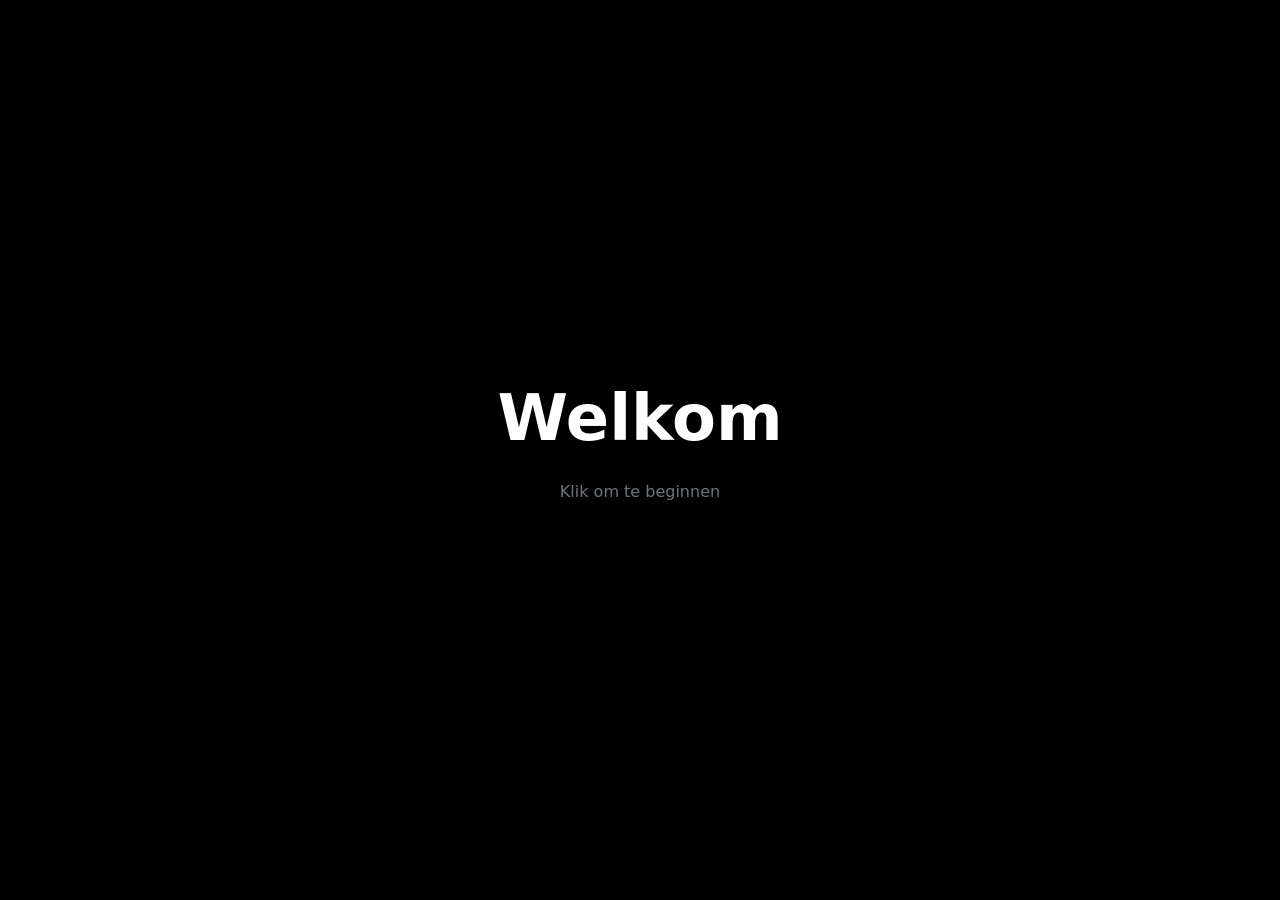
<file: index.html>
<!doctype html>
<html lang="nl">

<head>
    <meta charset="utf-8">
    <meta name="viewport" content="width=device-width, initial-scale=1">
    <title>Welkom - Intro</title>

    <link href="https://cdn.jsdelivr.net/npm/bootstrap@5.3.8/dist/css/bootstrap.min.css" rel="stylesheet">

    <style>
        body {
            background: black;
            color: white;
            height: 100vh;
            margin: 0;
            overflow: hidden;
        }
        
        #intro-box {
            height: 100vh;
        }
        
        #welcomeText {
            font-size: 4rem;
            font-weight: bold;
            cursor: pointer;
            transition: opacity 0.5s ease;
        }
    </style>
</head>

<body class="d-flex justify-content-center align-items-center">

    <div id="intro-box" class="d-flex flex-column justify-content-center align-items-center">
        <h1 id="welcomeText">Welkom</h1>
        <p class="text-secondary mt-3">Klik om te beginnen</p>
    </div>

    <script src="intro.js" defer></script>
</body>

</html>
</file>
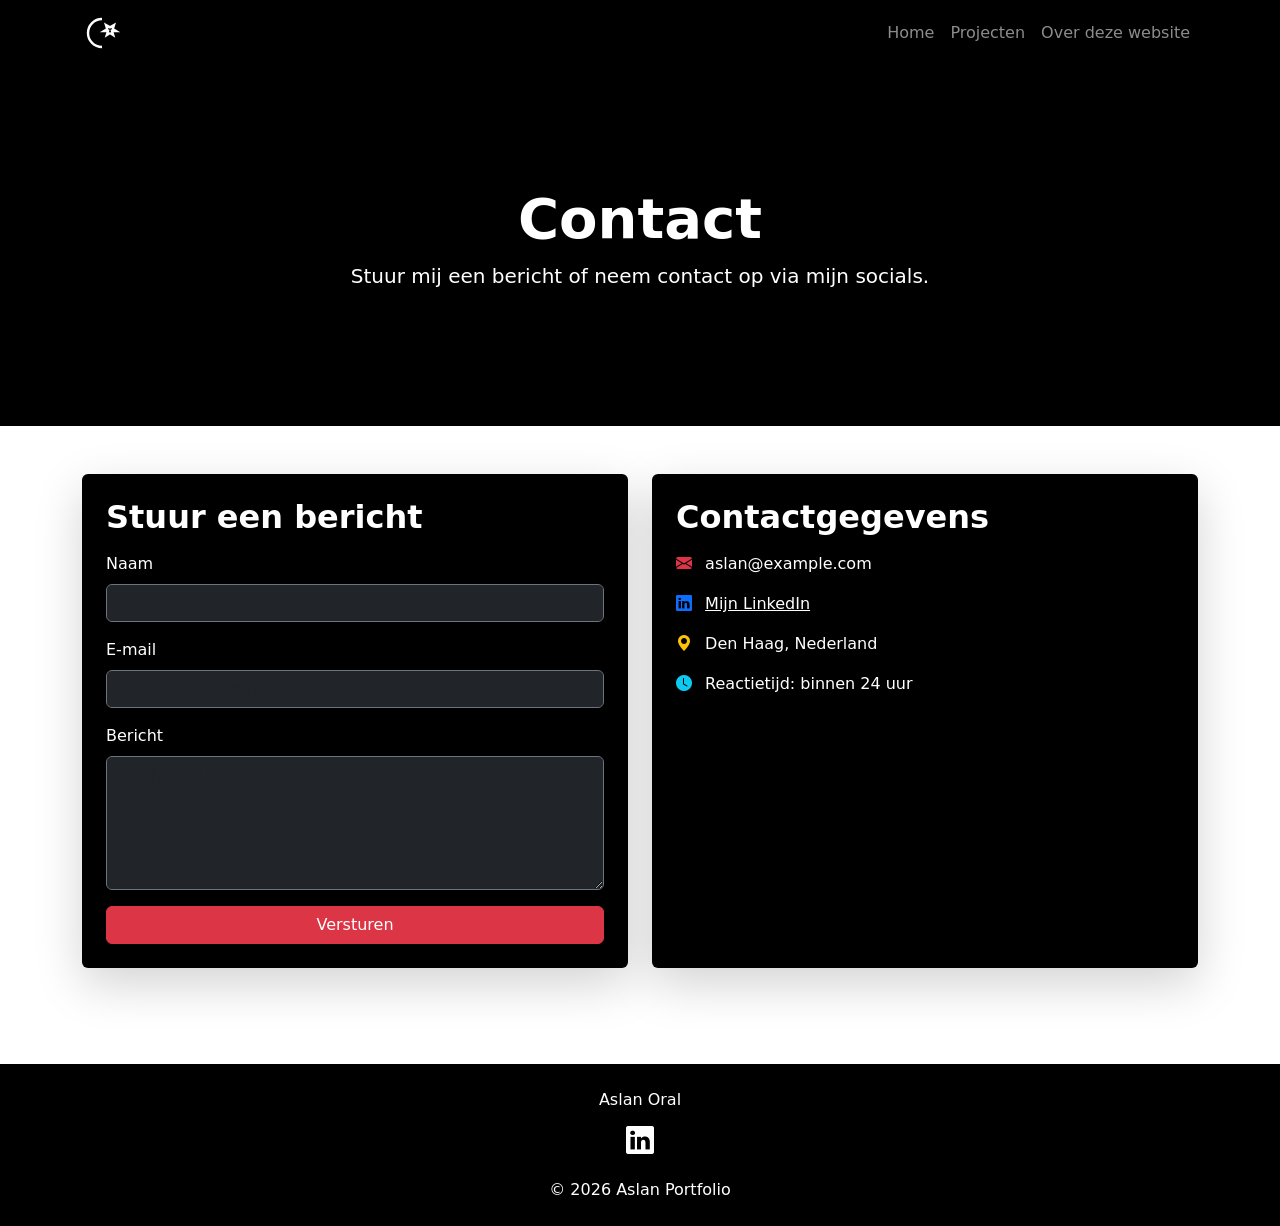
<file: contact.html>
<!doctype html>
<html lang="nl">

<head>
    <meta charset="utf-8">
    <meta name="viewport" content="width=device-width, initial-scale=1">
    <title>Contact - Aslan Oral</title>

    <link href="https://cdn.jsdelivr.net/npm/bootstrap@5.3.8/dist/css/bootstrap.min.css" rel="stylesheet">
    <link rel="stylesheet" href="https://cdn.jsdelivr.net/npm/bootstrap-icons@1.11.3/font/bootstrap-icons.css">

    <style>
        .error {
            border: 1px solid red !important;
        }
        
        .error-text {
            color: #ff4d4d;
            font-size: 0.9rem;
        }
    </style>
</head>

<body class="bg-white text-white">


    <nav class="navbar navbar-expand-lg navbar-dark bg-black">
        <div class="container">
            <a class="navbar-brand d-flex align-items-center" href="home.html">
                <svg id="turkse-icon" width="40" height="40" viewBox="0 0 100 100">
                <path id="maan" d="M50 15 A35 35 0 1 0 50 85 A25 25 0 1 1 50 15Z"
                      fill="none" stroke="white" stroke-width="6" />
                <polygon id="ster" points="70,50 78,55 75,45 85,45 77,40 80,30 70,36 60,30 63,40 55,45 65,45 62,55"
                         fill="none" stroke="white" stroke-width="6" />
            </svg>
            </a>

            <button class="navbar-toggler" type="button" data-bs-toggle="collapse" data-bs-target="#navMenu">
            <span class="navbar-toggler-icon"></span>
        </button>

            <div class="collapse navbar-collapse" id="navMenu">
                <ul class="navbar-nav ms-auto">
                    <li class="nav-item"><a class="nav-link" href="home.html">Home</a></li>
                    <li class="nav-item"><a class="nav-link" href="projecten.html">Projecten</a></li>
                    <li class="nav-item"><a class="nav-link" href="over-website.html">Over deze website</a></li>
                </ul>
            </div>
        </div>
    </nav>


    <header class="d-flex align-items-center justify-content-center text-center bg-black text-white" style="min-height: 40vh;">
        <div id="projecten-header-box" class="p-5 rounded opacity-100   ">
            <h1 class="display-4 fw-bold glow-title">Contact</h1>
            <p class="lead">Stuur mij een bericht of neem contact op via mijn socials.</p>
        </div>
    </header>


    <div class="container py-5">

        <div class="row g-4">


            <div class="col-lg-6">
                <div class="bg-black p-4 rounded shadow-lg">
                    <h2 class="fw-bold mb-3">Stuur een bericht</h2>

                    <form id="contactForm" novalidate>

                        <div class="mb-3">
                            <label class="form-label">Naam</label>
                            <input type="text" id="naam" class="form-control bg-dark text-white border-secondary" placeholder="Jouw naam">
                            <div id="naamError" class="error-text d-none">Vul je naam in.</div>
                        </div>

                        <div class="mb-3">
                            <label class="form-label">E-mail</label>
                            <input type="email" id="email" class="form-control bg-dark text-white border-secondary" placeholder="jij@example.com">
                            <div id="emailError" class="error-text d-none">Vul een geldig e-mailadres in.</div>
                        </div>

                        <div class="mb-3">
                            <label class="form-label">Bericht</label>
                            <textarea id="bericht" class="form-control bg-dark text-white border-secondary" rows="5" placeholder="Typ hier je bericht..."></textarea>
                            <div id="berichtError" class="error-text d-none">Je bericht moet minimaal 10 tekens zijn.</div>
                        </div>

                        <button type="submit" class="btn btn-danger w-100">Versturen</button>

                        <div id="successMessage" class="text-success mt-3 d-none">
                            ✔ Je bericht is succesvol verzonden!
                        </div>

                    </form>
                </div>
            </div>


            <div class="col-lg-6">
                <div class="bg-black p-4 rounded shadow-lg h-100">
                    <h2 class="fw-bold mb-3">Contactgegevens</h2>

                    <p class="mb-3">
                        <i class="bi bi-envelope-fill text-danger me-2"></i> aslan@example.com
                    </p>

                    <p class="mb-3">
                        <i class="bi bi-linkedin text-primary me-2"></i>
                        <a href="https://www.linkedin.com/in/aslan-oral-b50303410/" class="text-white" target="_blank">
                        Mijn LinkedIn
                    </a>
                    </p>

                    <p class="mb-3">
                        <i class="bi bi-geo-alt-fill text-warning me-2"></i> Den Haag, Nederland
                    </p>

                    <p class="mb-3">
                        <i class="bi bi-clock-fill text-info me-2"></i> Reactietijd: binnen 24 uur
                    </p>

                </div>
            </div>

        </div>

    </div>


    <footer class="bg-black text-white text-center py-4 mt-5">
        <p class="mb-2">Aslan Oral</p>
        <a href="https://www.linkedin.com/in/aslan-oral-b50303410/" target="_blank" class="text-white fs-3">
            <i class="bi bi-linkedin"></i>
        </a>
        <p class="mt-3 mb-0">© 2026 Aslan Portfolio</p>
    </footer>

    <script src="https://cdn.jsdelivr.net/npm/bootstrap@5.3.8/dist/js/bootstrap.bundle.min.js"></script>
    <script src="js/script.js" defer></script>

</body>

</html>
</file>
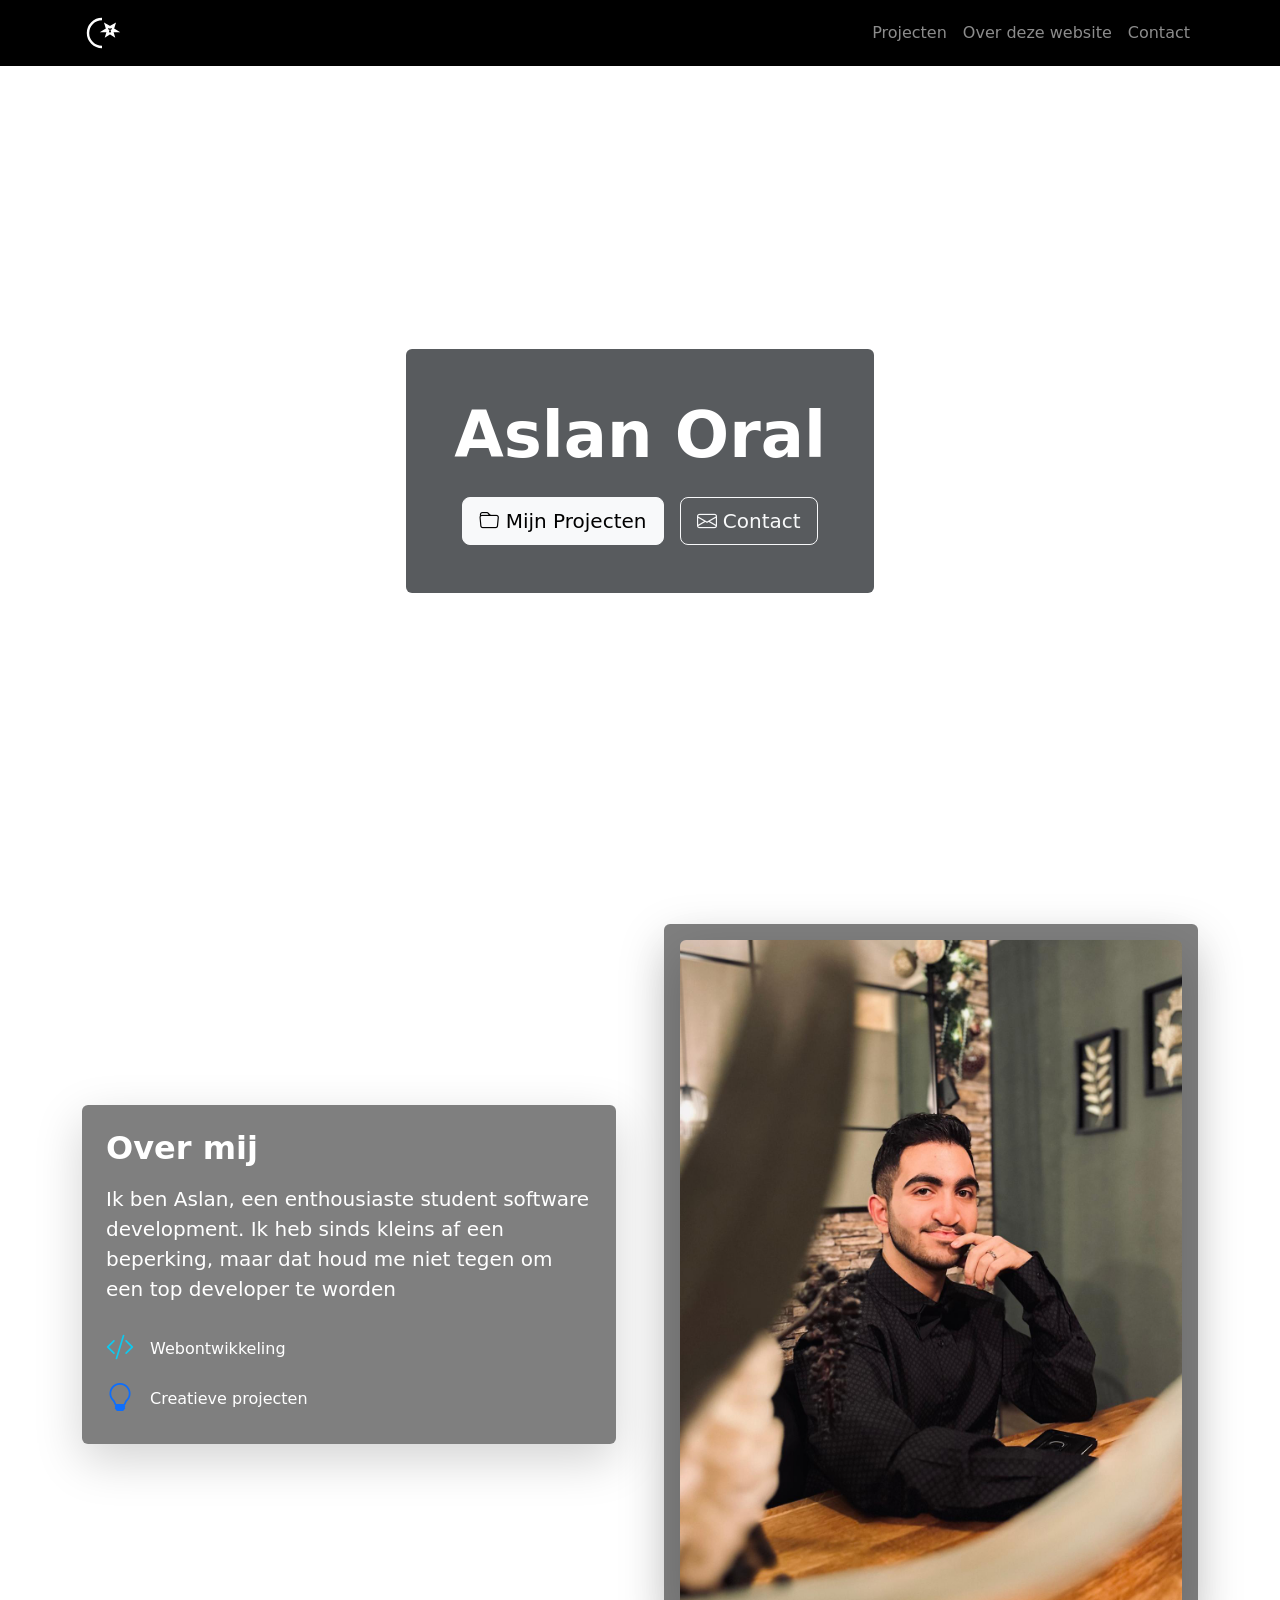
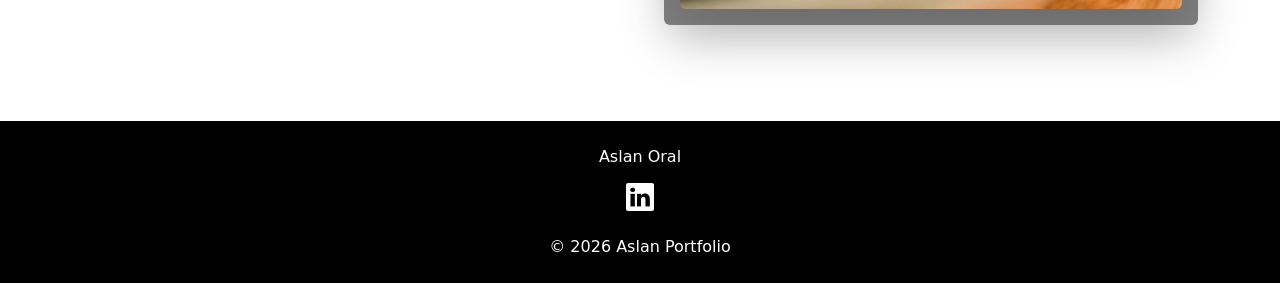
<file: home.html>
<!doctype html>
<html lang="nl">

<head>
    <meta charset="utf-8">
    <meta name="viewport" content="width=device-width, initial-scale=1">
    <title>Aslan Oral</title>
    <link href="https://cdn.jsdelivr.net/npm/bootstrap@5.3.8/dist/css/bootstrap.min.css" rel="stylesheet">
    <link rel="stylesheet" href="https://cdn.jsdelivr.net/npm/bootstrap-icons@1.11.3/font/bootstrap-icons.css">
    <link href="https://fonts.googleapis.com/css2?family=Great+Vibes&display=swap" rel="stylesheet">
</head>

<body class="bg-white text-white">



    <nav class="navbar navbar-expand-lg navbar-dark bg-black">
        <div class="container">
            <a class="navbar-brand d-flex align-items-center" href="home.html">
                <svg id="turkse-icon" width="40" height="40" viewBox="0 0 100 100">
                <path id="maan" d="M50 15
                    A35 35 0 1 0 50 85
                    A25 25 0 1 1 50 15Z"
                    fill="none" stroke="white" stroke-width="6" />
                <polygon id="ster" points="70,50 78,55 75,45 85,45 77,40 80,30 70,36 60,30 63,40 55,45 65,45 62,55"
                    fill="none" stroke="white" stroke-width="6" />
            </svg>
            </a>

            <button class="navbar-toggler" type="button" data-bs-toggle="collapse" data-bs-target="#navMenu">
            <span class="navbar-toggler-icon"></span>
        </button>

            <div class="collapse navbar-collapse" id="navMenu">
                <ul class="navbar-nav ms-auto">
                    <li class="nav-item"><a class="nav-link" href="projecten.html">Projecten</a></li>
                    <li class="nav-item"><a class="nav-link" href="over-website.html">Over deze website</a></li>
                    <li class="nav-item"><a class="nav-link" href="contact.html">Contact</a></li>
                </ul>
            </div>
        </div>
    </nav>

    <header class="d-flex align-items-center justify-content-center text-center" style="min-height: 90vh;
               background-image: url('https://images.unsplash.com/photo-1518770660439-4636190af475?auto=format&fit=crop&w=1600&q=80');
               background-size: cover;
               background-position: center;">

        <div class="bg-dark bg-opacity-75 p-5 rounded">
            <h1 class="display-3 fw-bold">Aslan Oral</h1>
            <p class="lead mb-4"></p>

            <div class="d-flex gap-3 justify-content-center">
                <a href="projecten.html" class="btn btn-light btn-lg">
                    <i class="bi bi-folder"></i> Mijn Projecten
                </a>
                <a href="contact.html" class="btn btn-outline-light btn-lg">
                    <i class="bi bi-envelope"></i> Contact
                </a>
            </div>
        </div>
    </header>

    <section id="overmij" class="container py-5">
        <div class="row align-items-center g-5">

            <div class="col-12 col-md-6" id="overmij-tekst">
                <div class="p-4 bg-black bg-opacity-50 rounded shadow-lg">
                    <h2 class="fw-bold mb-3">Over mij</h2>
                    <p class="lead">
                        Ik ben Aslan, een enthousiaste student software development. Ik heb sinds kleins af een beperking, maar dat houd me niet tegen om een top developer te worden
                    </p>

                    <div class="mt-4">
                        <div class="d-flex align-items-center mb-2">
                            <i class="bi bi-code-slash fs-3 me-3 text-info"></i>
                            <span>Webontwikkeling</span>
                        </div>

                        <div class="d-flex align-items-center">
                            <i class="bi bi-lightbulb fs-3 me-3 text-primary"></i>
                            <span>Creatieve projecten</span>
                        </div>
                    </div>
                </div>
            </div>

            <div class="col-12 col-md-6 text-center" id="overmij-foto">
                <div class="p-3 bg-black bg-opacity-50 rounded shadow-lg">
                    <img src="img/Media (27).jpg" class="img-fluid rounded shadow-lg" alt="Aslan" id="overmij-img">
                </div>
            </div>

        </div>
    </section>




    <footer class="bg-black text-white py-4 mt-5">
        <div class="container text-center">
            <p class="mb-2">Aslan Oral</p>
            <a href="https://www.linkedin.com/in/aslan-oral-b50303410/" target="_blank" class="text-white fs-3">
                <i class="bi bi-linkedin"></i>
            </a>
            <p class="mt-3 mb-0">© 2026 Aslan Portfolio</p>
        </div>
    </footer>

    <script src="https://cdn.jsdelivr.net/npm/bootstrap@5.3.8/dist/js/bootstrap.bundle.min.js"></script>
    <script src="js/script.js" defer></script>
</body>

</html>
</file>
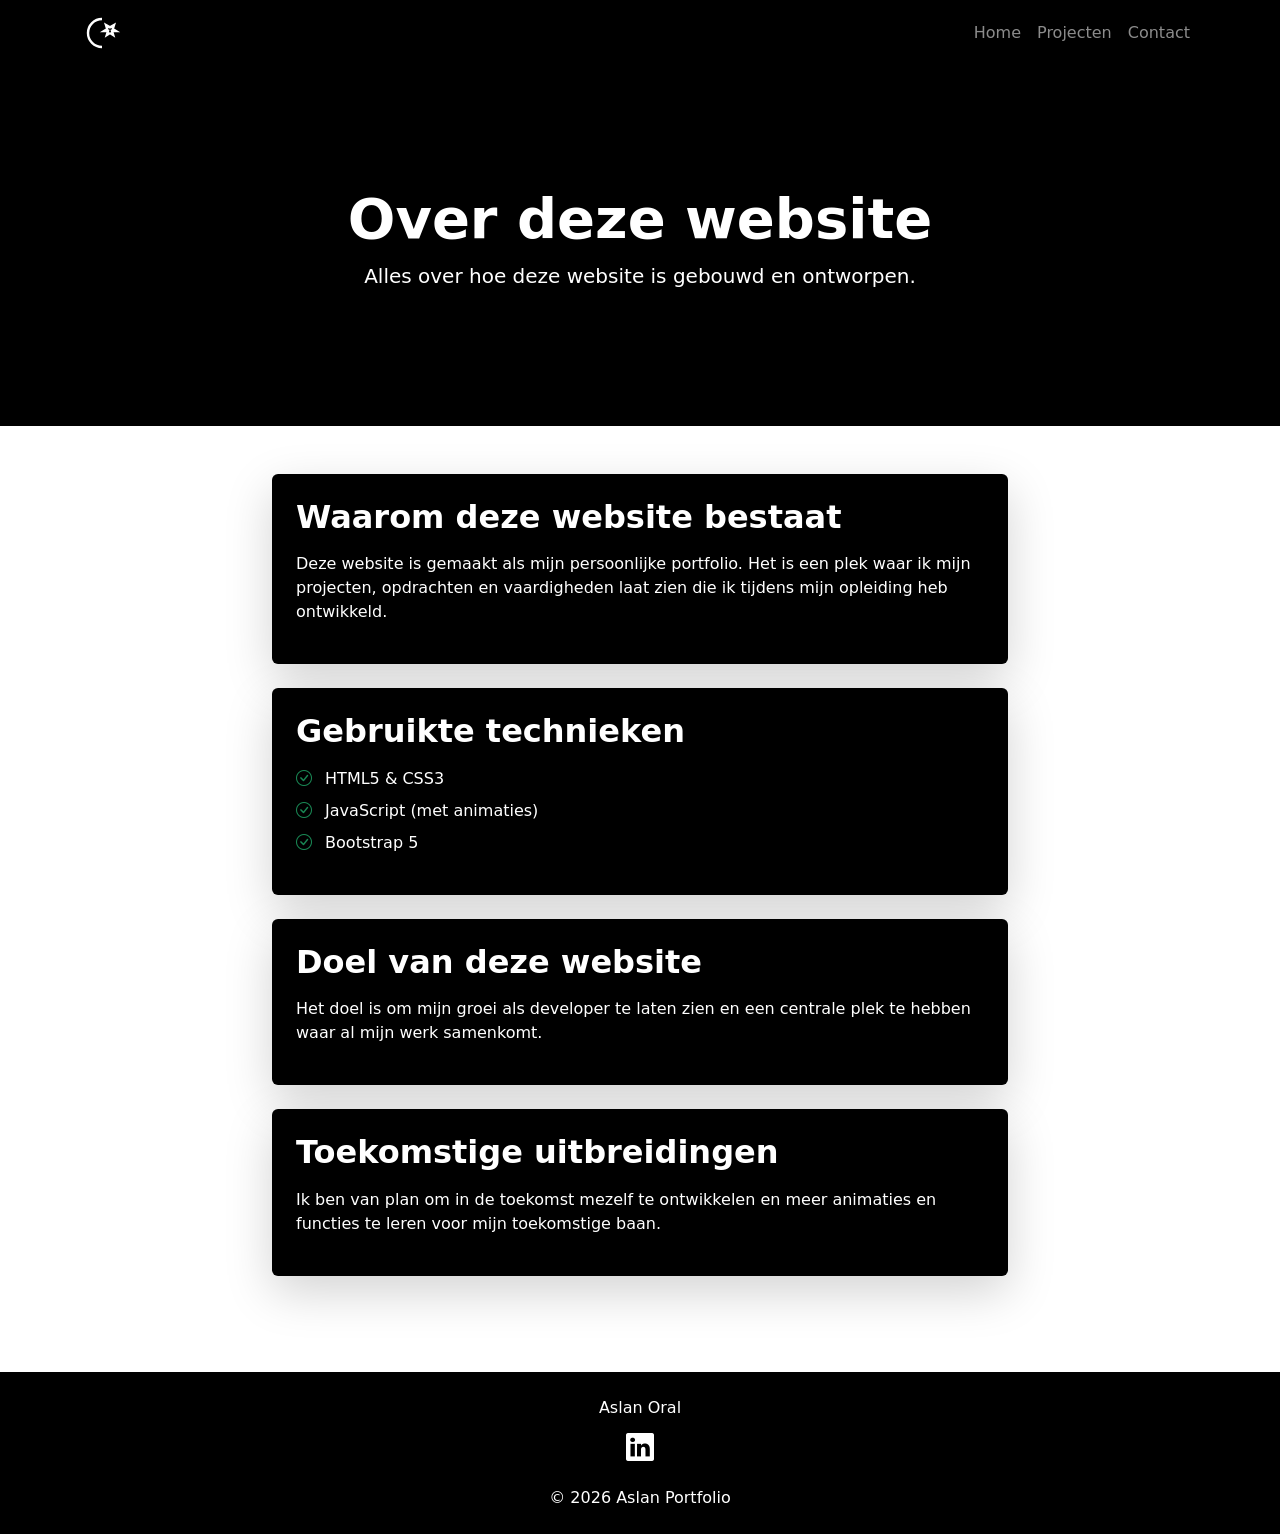
<file: over-website.html>
<!doctype html>
<html lang="nl">

<head>
    <meta charset="utf-8">
    <meta name="viewport" content="width=device-width, initial-scale=1">
    <title>Over deze website - Aslan Oral</title>

    <link href="https://cdn.jsdelivr.net/npm/bootstrap@5.3.8/dist/css/bootstrap.min.css" rel="stylesheet">
    <link rel="stylesheet" href="https://cdn.jsdelivr.net/npm/bootstrap-icons@1.11.3/font/bootstrap-icons.css">
</head>

<body class="bg-white text-white">

    <nav class="navbar navbar-expand-lg navbar-dark bg-black">
        <div class="container">
            <a class="navbar-brand d-flex align-items-center" href="home.html">
                <svg id="turkse-icon" width="40" height="40" viewBox="0 0 100 100">
                <path id="maan" d="M50 15
                    A35 35 0 1 0 50 85
                    A25 25 0 1 1 50 15Z"
                    fill="none" stroke="white" stroke-width="6" />
                <polygon id="ster" points="70,50 78,55 75,45 85,45 77,40 80,30 70,36 60,30 63,40 55,45 65,45 62,55"
                    fill="none" stroke="white" stroke-width="6" />
            </svg>
            </a>

            <button class="navbar-toggler" type="button" data-bs-toggle="collapse" data-bs-target="#navMenu">
            <span class="navbar-toggler-icon"></span>
        </button>

            <div class="collapse navbar-collapse" id="navMenu">
                <ul class="navbar-nav ms-auto">
                    <li class="nav-item"><a class="nav-link" href="home.html">Home</a></li>
                    <li class="nav-item"><a class="nav-link" href="projecten.html">Projecten</a></li>
                    <li class="nav-item"><a class="nav-link" href="contact.html">Contact</a></li>
                </ul>
            </div>
        </div>
    </nav>


    <header class="d-flex align-items-center justify-content-center text-center bg-black text-white" style="min-height: 40vh;">

        <div id="projecten-header-box" class="p-5 rounded opacity-100">
            <h1 class="display-4 fw-bold">Over deze website</h1>
            <p class="lead">Alles over hoe deze website is gebouwd en ontworpen.</p>
        </div>

    </header>

    <div class="container py-5">

        <div class="row justify-content-center">
            <div class="col-lg-8">

                <div class="bg-black p-4 rounded shadow-lg mb-4">
                    <h2 class="fw-bold mb-3">Waarom deze website bestaat</h2>
                    <p>
                        Deze website is gemaakt als mijn persoonlijke portfolio. Het is een plek waar ik mijn projecten, opdrachten en vaardigheden laat zien die ik tijdens mijn opleiding heb ontwikkeld.
                    </p>
                </div>

                <div class="bg-black p-4 rounded shadow-lg mb-4">
                    <h2 class="fw-bold mb-3">Gebruikte technieken</h2>
                    <ul class="list-unstyled">
                        <li class="mb-2"><i class="bi bi-check-circle text-success me-2"></i> HTML5 & CSS3</li>
                        <li class="mb-2"><i class="bi bi-check-circle text-success me-2"></i> JavaScript (met animaties)</li>
                        <li class="mb-2"><i class="bi bi-check-circle text-success me-2"></i> Bootstrap 5</li>
                    </ul>
                </div>

                <div class="bg-black p-4 rounded shadow-lg mb-4">
                    <h2 class="fw-bold mb-3">Doel van deze website</h2>
                    <p>
                        Het doel is om mijn groei als developer te laten zien en een centrale plek te hebben waar al mijn werk samenkomt.
                    </p>
                </div>

                <div class="bg-black p-4 rounded shadow-lg">
                    <h2 class="fw-bold mb-3">Toekomstige uitbreidingen</h2>
                    <p>
                        Ik ben van plan om in de toekomst mezelf te ontwikkelen en meer animaties en functies te leren voor mijn toekomstige baan.
                    </p>
                </div>

            </div>
        </div>

    </div>


    <footer class="bg-black text-white text-center py-4 mt-5">
        <p class="mb-2">Aslan Oral</p>
        <a href="https://www.linkedin.com/in/aslan-oral-b50303410/" target="_blank" class="text-white fs-3">
            <i class="bi bi-linkedin"></i>
        </a>
        <p class="mt-3 mb-0">© 2026 Aslan Portfolio</p>
    </footer>

    <script src="https://cdn.jsdelivr.net/npm/bootstrap@5.3.8/dist/js/bootstrap.bundle.min.js"></script>
    <script src="js/script.js" defer></script>

</body>

</html>
</file>
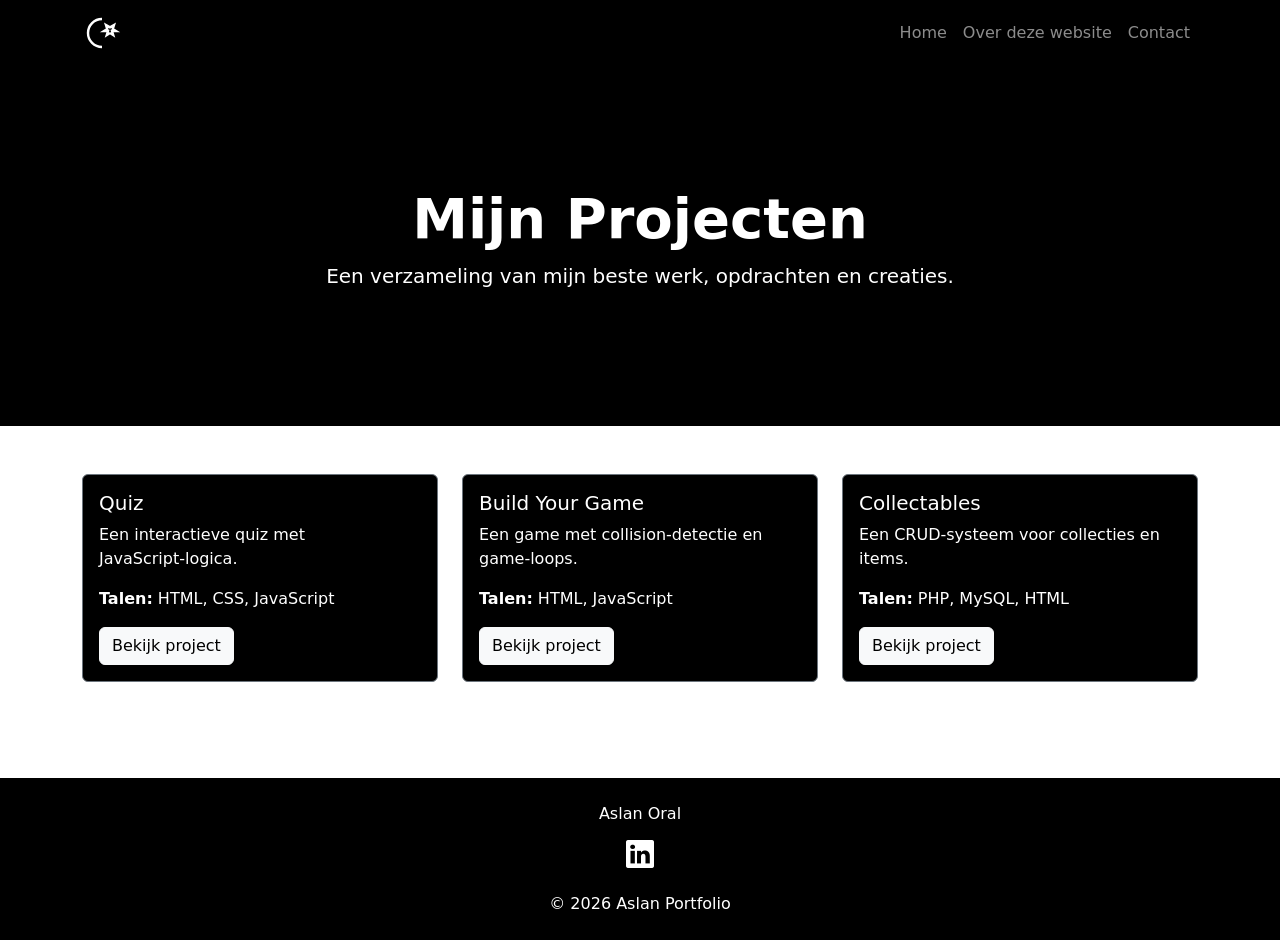
<file: projecten.html>
<!doctype html>
<html lang="nl">

<head>
    <meta charset="utf-8">
    <meta name="viewport" content="width=device-width, initial-scale=1">
    <title>Projecten - Aslan Oral</title>

    <link href="https://cdn.jsdelivr.net/npm/bootstrap@5.3.8/dist/css/bootstrap.min.css" rel="stylesheet">
    <link rel="stylesheet" href="https://cdn.jsdelivr.net/npm/bootstrap-icons@1.11.3/font/bootstrap-icons.css">
</head>

<body class="bg-white text-white">
    <nav class="navbar navbar-expand-lg navbar-dark bg-black">
        <div class="container">
            <a class="navbar-brand d-flex align-items-center" href="home.html">
                <svg id="turkse-icon" width="40" height="40" viewBox="0 0 100 100">
                <path id="maan" d="M50 15 A35 35 0 1 0 50 85 A25 25 0 1 1 50 15Z"
                      fill="none" stroke="white" stroke-width="6" />
                <polygon id="ster" points="70,50 78,55 75,45 85,45 77,40 80,30 70,36 60,30 63,40 55,45 65,45 62,55"
                         fill="none" stroke="white" stroke-width="6" />
            </svg>
            </a>

            <button class="navbar-toggler" type="button" data-bs-toggle="collapse" data-bs-target="#navMenu">
            <span class="navbar-toggler-icon"></span>
        </button>

            <div class="collapse navbar-collapse" id="navMenu">
                <ul class="navbar-nav ms-auto">
                    <li class="nav-item"><a class="nav-link" href="home.html">Home</a></li>
                    <li class="nav-item"><a class="nav-link" href="over-website.html">Over deze website</a></li>
                    <li class="nav-item"><a class="nav-link" href="contact.html">Contact</a></li>
                </ul>
            </div>
        </div>
    </nav>

    <header id="projecten-header" class="d-flex align-items-center justify-content-center text-center bg-black text-white" style="min-height: 40vh;">

        <div id="projecten-header-box" class="p-5 rounded">
            <h1 class="display-4 fw-bold">Mijn Projecten</h1>
            <p class="lead">Een verzameling van mijn beste werk, opdrachten en creaties.</p>
        </div>

    </header>

    <div class="container py-5">
        <div class="row g-4">

            <div class="col-12 col-md-6 col-lg-4 project">
                <div class="card bg-black text-white h-100 border border-secondary">
                    <div class="card-body">
                        <h5 class="card-title">Quiz</h5>
                        <p class="card-text">Een interactieve quiz met JavaScript‑logica.</p>
                        <p><strong>Talen:</strong> HTML, CSS, JavaScript</p>
                        <a href="quiz/Aslan.html" class="btn btn-light">Bekijk project</a>
                    </div>
                </div>
            </div>

            <div class="col-12 col-md-6 col-lg-4 project">
                <div class="card bg-black text-white h-100 border border-secondary">
                    <div class="card-body">
                        <h5 class="card-title">Build Your Game</h5>
                        <p class="card-text">Een game met collision‑detectie en game‑loops.</p>
                        <p><strong>Talen:</strong> HTML, JavaScript</p>
                        <a href="Tic Tac Toe/AslanHome.html" class="btn btn-light">Bekijk project</a>
                    </div>
                </div>
            </div>

            <div class="col-12 col-md-6 col-lg-4 project">
                <div class="card bg-black text-white h-100 border border-secondary">
                    <div class="card-body">
                        <h5 class="card-title">Collectables</h5>
                        <p class="card-text">Een CRUD‑systeem voor collecties en items.</p>
                        <p><strong>Talen:</strong> PHP, MySQL, HTML</p>
                        <a href="collect/index.php" class="btn btn-light">Bekijk project</a>
                    </div>
                </div>
            </div>

        </div>
    </div>


    <footer class="bg-black text-white text-center py-4 mt-5">
        <p class="mb-2">Aslan Oral</p>
        <a href="https://www.linkedin.com/in/aslan-oral-b50303410/" target="_blank" class="text-white fs-3">
            <i class="bi bi-linkedin"></i>
        </a>
        <p class="mt-3 mb-0">© 2026 Aslan Portfolio</p>
    </footer>

    <script src="https://cdn.jsdelivr.net/npm/bootstrap@5.3.8/dist/js/bootstrap.bundle.min.js"></script>
    <script src="js/script.js" defer></script>

</body>

</html>
</file>
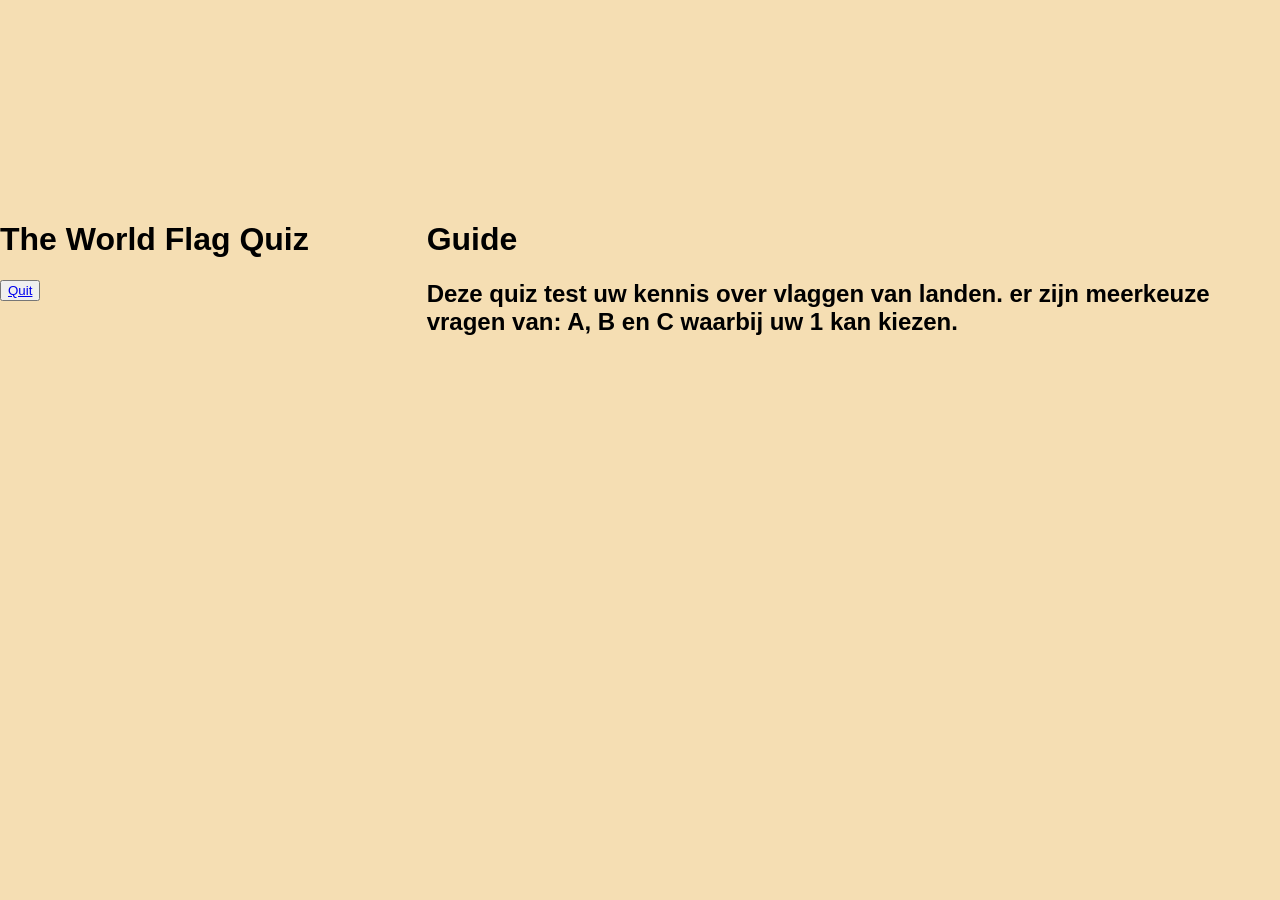
<file: quiz/Guide.html>
<!DOCTYPE html>
<html lang="en">

<head>

    <html lang="en">
    <meta charset="UTF-8">
    <meta name="viewport" content="width=device-width, initial-scale=1.0">
    <title>Quiz</title>
    <link rel="stylesheet" href="css/Aslanstyle.css">
</head>

<body>
    <div class="grid">
        <header>
            <h1>The World Flag Quiz</h1>
            <button class="quit-btn"><a href="Aslan.html">Quit</a></button>
        </header>


            <main><h1>Guide</h1>
                <h2>Deze quiz test uw kennis over vlaggen van landen.
                    er zijn meerkeuze vragen van: A, B en C waarbij uw 1 kan kiezen. <br></h2>
            </main>
</file>
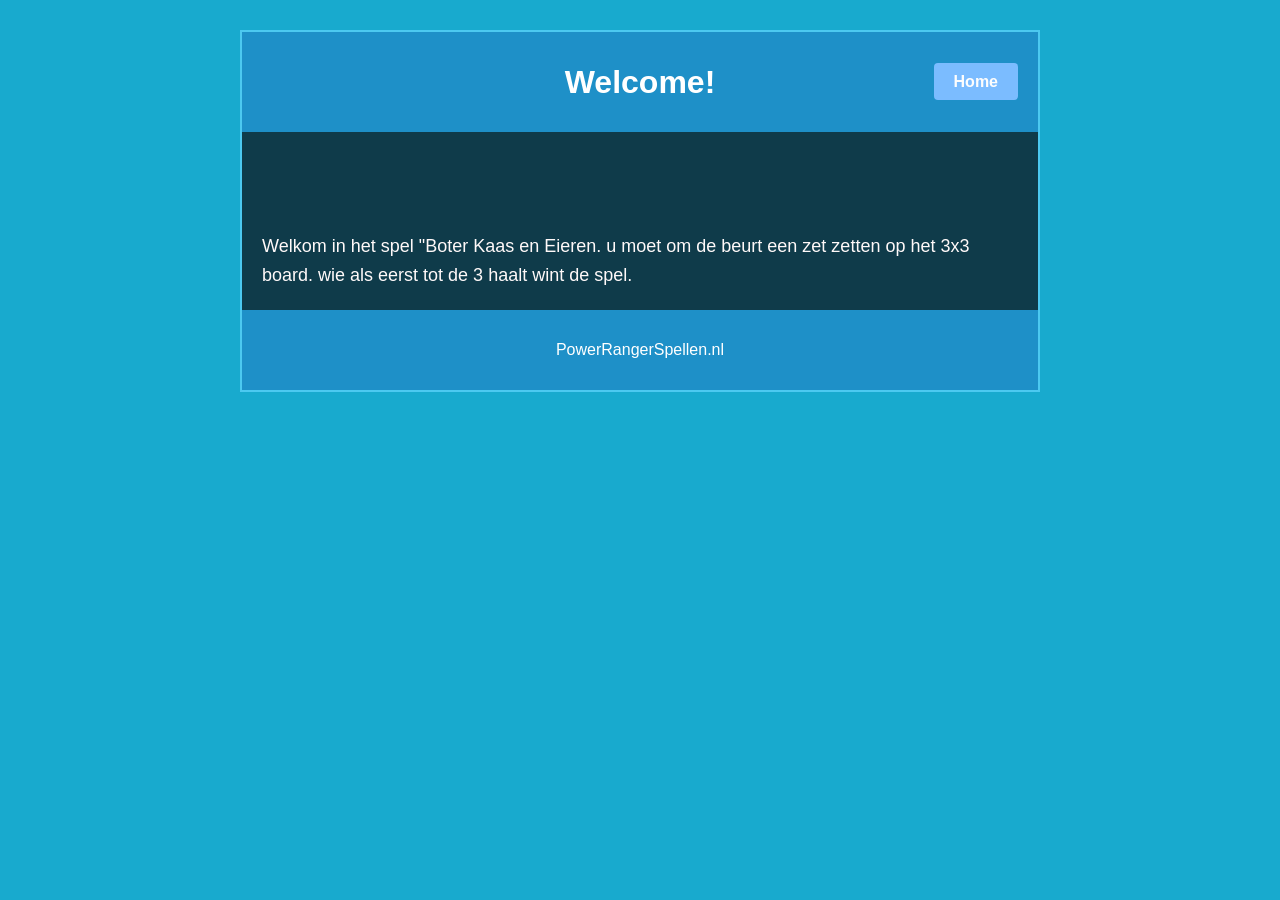
<file: Tic Tac Toe/Aslanguide.html>
<!DOCTYPE html>
<html lang="en">

<head>
    <meta charset="UTF-8">
    <meta name="viewport" content="width=device-width, initial-scale=1.0">
    <title>Guide</title>
    <link rel="stylesheet" href="css/Aslan.css">
</head>

<body>

    <div class="grid-container">

        <header class="header-item">
            <h1 class="header-title">Welcome!</h1>
            <div class="guide-btn">
                <a href="AslanHome.html" class="guide-link">Home</a>
            </div>
        </header>
        
        <div class="empty-row"></div>

        <main class="guide-text">
            <p>Welkom in het spel "Boter Kaas en Eieren.
                u moet om de beurt een zet zetten op het 3x3 board.
                wie als eerst tot de 3 haalt wint de spel.
            </p>
        </main>

        <footer class="footer-item">
            PowerRangerSpellen.nl
        </footer>

    </div>

</body>

</html>
</file>
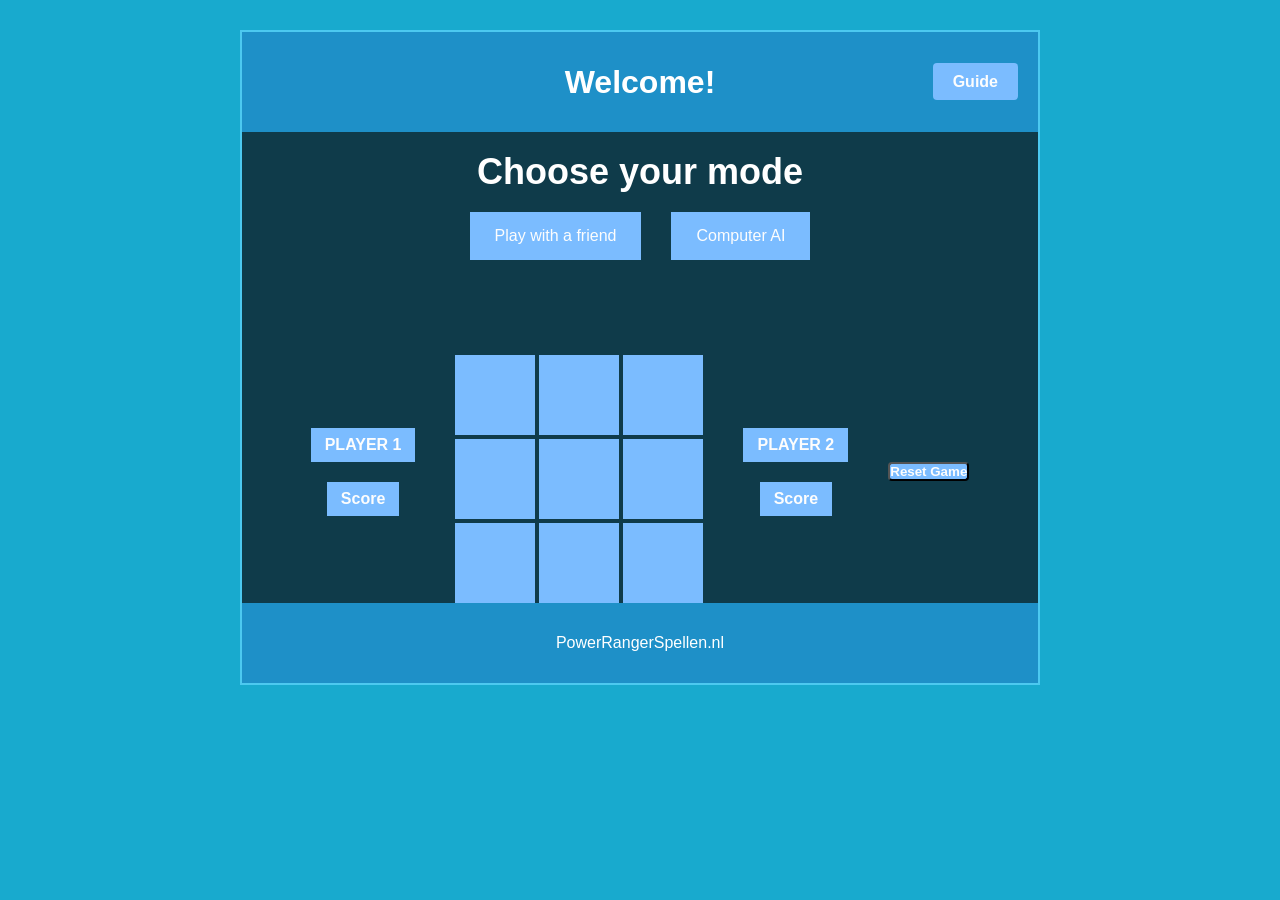
<file: Tic Tac Toe/AslanHome.html>
<!DOCTYPE html>
<html lang="en">

<head>
    <meta charset="UTF-8">
    <meta name="viewport" content="width=device-width, initial-scale=1.0">
    <title>Boter Kaas Eiren</title>
    <link rel="stylesheet" href="css/Aslan.css">
</head>

<body>

    <div class="grid-container">

        <header class="header-item">
            <h1 class="header-title">Welcome!</h1>
            <div class="guide-btn">
                <a href="Aslanguide.html" class="guide-link">Guide</a>
            </div>
        </header>

        <div class="text-item">
            <h2>Choose your mode</h2>
        </div>

        <main class="main-item">
            <section class="buttons">
                <button class="btn-friend">Play with a friend</button>
                <button class="btn-ai">Computer AI</button>
            </section>

            <section class="game hidden">

                <div class="game-layout">

                    <div class="player left">
                        <div class="player-name">PLAYER 1</div>
                        <div class="score">Score</div>
                    </div>

                    <div class="tictactoe-grid">
                        <div class="cell"></div>
                        <div class="cell"></div>
                        <div class="cell"></div>

                        <div class="cell"></div>
                        <div class="cell"></div>
                        <div class="cell"></div>

                        <div class="cell"></div>
                        <div class="cell"></div>
                        <div class="cell"></div>
                    </div>

                    <div class="player right">
                        <div class="player-name">PLAYER 2</div>
                        <div class="score">Score</div>
                    </div>

                    <div class="match-winner hidden">Match Winner:</div>
                    <button class="reset-btn">Reset Game</button>

                </div>

            </section>

        </main>

        <footer class="footer-item">
            PowerRangerSpellen.nl
        </footer>

    </div>

    <script src="js/AslanG.js" defer></script>
</body>

</html>
</file>
<file: quiz/css/Aslanstyle.css>
body {
  background-color: wheat;
  display: flex;
  justify-content: center;
  align-items: center;
  height: 100vh;
  margin: 0;
  font-family: Arial, sans-serif;
}

.quiz-container {
  background-color: #fff8ee;
  border: 3px solid #d4b483;
  border-radius: 12px;
  box-shadow: 0 4px 20px rgba(0, 0, 0, 0.1);
  padding: 30px;
  max-width: 500px;
  width: 90%;
}

.grid {
    display: grid;
    grid-template-columns: 1fr 2fr;
    grid-template-rows: 100px 300px 100px;
    grid-template-areas:
        ". hd ."
        "it it ."
        "ft ft ."
}



.header {
    grid-area: hd;
}

.grid>.intro {
    grid-area: it;
    text-align: center;
    background-color: bisque;
    padding: 50px;

}


.grid>footer {
    grid-area: ft;
    text-align: center;
    padding: 50px;
    border: solid;
    background-color: beige;
}


.grid-two {
  display: grid;
  grid-template-columns: 1fr;
  grid-template-rows: auto auto auto auto auto auto;
  grid-template-areas:
    "hd"
    "bq"
    "im"
    "bt"
    "qt"
    "ft";
  gap: 20px;
  justify-items: center;
  text-align: center;
}


.main-two {
  grid-area: bq;
  background-color: bisque;
  padding: 20px;
  border-radius: 8px;
  border: 1px solid #dcb890;
  width: 100%;
}

#flag-img {
  grid-area: im;
  display: none;
  height: 150px;
  border: 1px solid #ccc;
  border-radius: 6px;
}

.buttons {
  grid-area: bt;
  display: flex;
  justify-content: center;
  gap: 15px;
}

.quit-btn:hover {
  background-color: #e87a7a;
}

footer {
  grid-area: ft;
  font-style: italic;
  color: #555;
}
</file>
<file: Tic Tac Toe/css/Aslan.css>
:root {
    --bg-dark: #0f3b4a;
    --bg-header: #1e90c8;
    --bg-light: #7bbcff;
    --bg-hover: #4cc9f0;
    --border-color: #4cc9f0;
    --text-light: #ffffff;
    --text-dark: #fdfdfd;
}

* {
    margin: 0;
    padding: 0;
    box-sizing: border-box;
}

body {
    font-family: Arial, sans-serif;
    background-color: #18aace;
}

.grid-container {
    width: min(90%, 800px);
    margin: 30px auto;
display: grid;                      ;
    grid-template-rows: 100px 80px 1fr 80px;
    background-color: var(--bg-dark);
    border: 2px solid var(--border-color);
}

.hidden {
    display: none;
}

.header-item {
    background-color: var(--bg-header);
    display: grid;
    grid-template-columns: 1fr auto 1fr;
    align-items: center;
    padding: 0 20px;
    color: var(--text-light);
}


.header-item h1 {
    grid-column: 2;
    text-align: center;
}



.text-item {
    display: flex;
    justify-content: center;
    align-items: center;
    color: var(--text-light);
    font-size: 24px;
    font-weight: bold;
    text-align: center;
    width: 100%;
}

.main-item {
    display: flex;
    flex-direction: column;
    align-items: center;
    justify-content: center;
    gap: 30px;
}

.buttons {
    display: flex;
    gap: 30px;
}
.reset-btn{
    background-color: var(--bg-light);
    color: var(--text-dark);
    text-decoration: none;
    font-weight: bold;
    border-radius: 4px;
}

.guide-text {
    background: none;
    border: none;
    padding: 20px;
    color: rgb(255, 249, 249); 
    font-size: 18px;
    line-height: 1.6;
    text-align: left;
}

.guide-btn {
    justify-self: end;
}

.guide-link {
    padding: 10px 20px;
    background-color: var(--bg-light);
    color: var(--text-dark);
    text-decoration: none;
    font-weight: bold;
    border-radius: 4px;
}


.buttons button {
    padding: 15px 25px;
    font-size: 16px;
    cursor: pointer;
    border: none;
    background-color: var(--bg-light);
    color: var(--text-dark);
    transition: background-color 0.2s;
}

.buttons button:hover {
    background-color: var(--bg-hover);
}

.game {
    display: flex;
    flex-direction: column;
    align-items: center;
    color: var(--text-light);
    margin-top: 30px;
}

.game-layout {
    display: flex;
    align-items: center;
    gap: 40px;
    margin-top: 20px;
}

.player {
    display: flex;
    flex-direction: column;
    align-items: center;
    gap: 20px;
}

.player-name, .score {
    background-color: var(--bg-light);
    color: var(--text-dark);
    padding: 8px 14px;
    font-weight: bold;
}

.tictactoe-grid {
    display: grid;
    grid-template-columns: repeat(3, 80px);
    grid-template-rows: repeat(3, 80px);
    gap: 4px;
    margin-top: 15px;
}

.cell {
    background-color: var(--bg-light);
    display: flex;
    justify-content: center;
    align-items: center;
    font-size: 32px;
    font-weight: bold;
    cursor: pointer;
    transition: background-color 0.2s;
}

.guide-link:hover {
    background-color: var(--bg-hover);
}
.reset-btn:hover {
    background-color: var(--bg-hover);
}

.cell:hover {
    background-color: var(--bg-hover);
}

.footer-item {
    background-color: var(--bg-header);
    display: flex;
    justify-content: center;
    align-items: center;
    color: var(--text-light);
}
</file>
